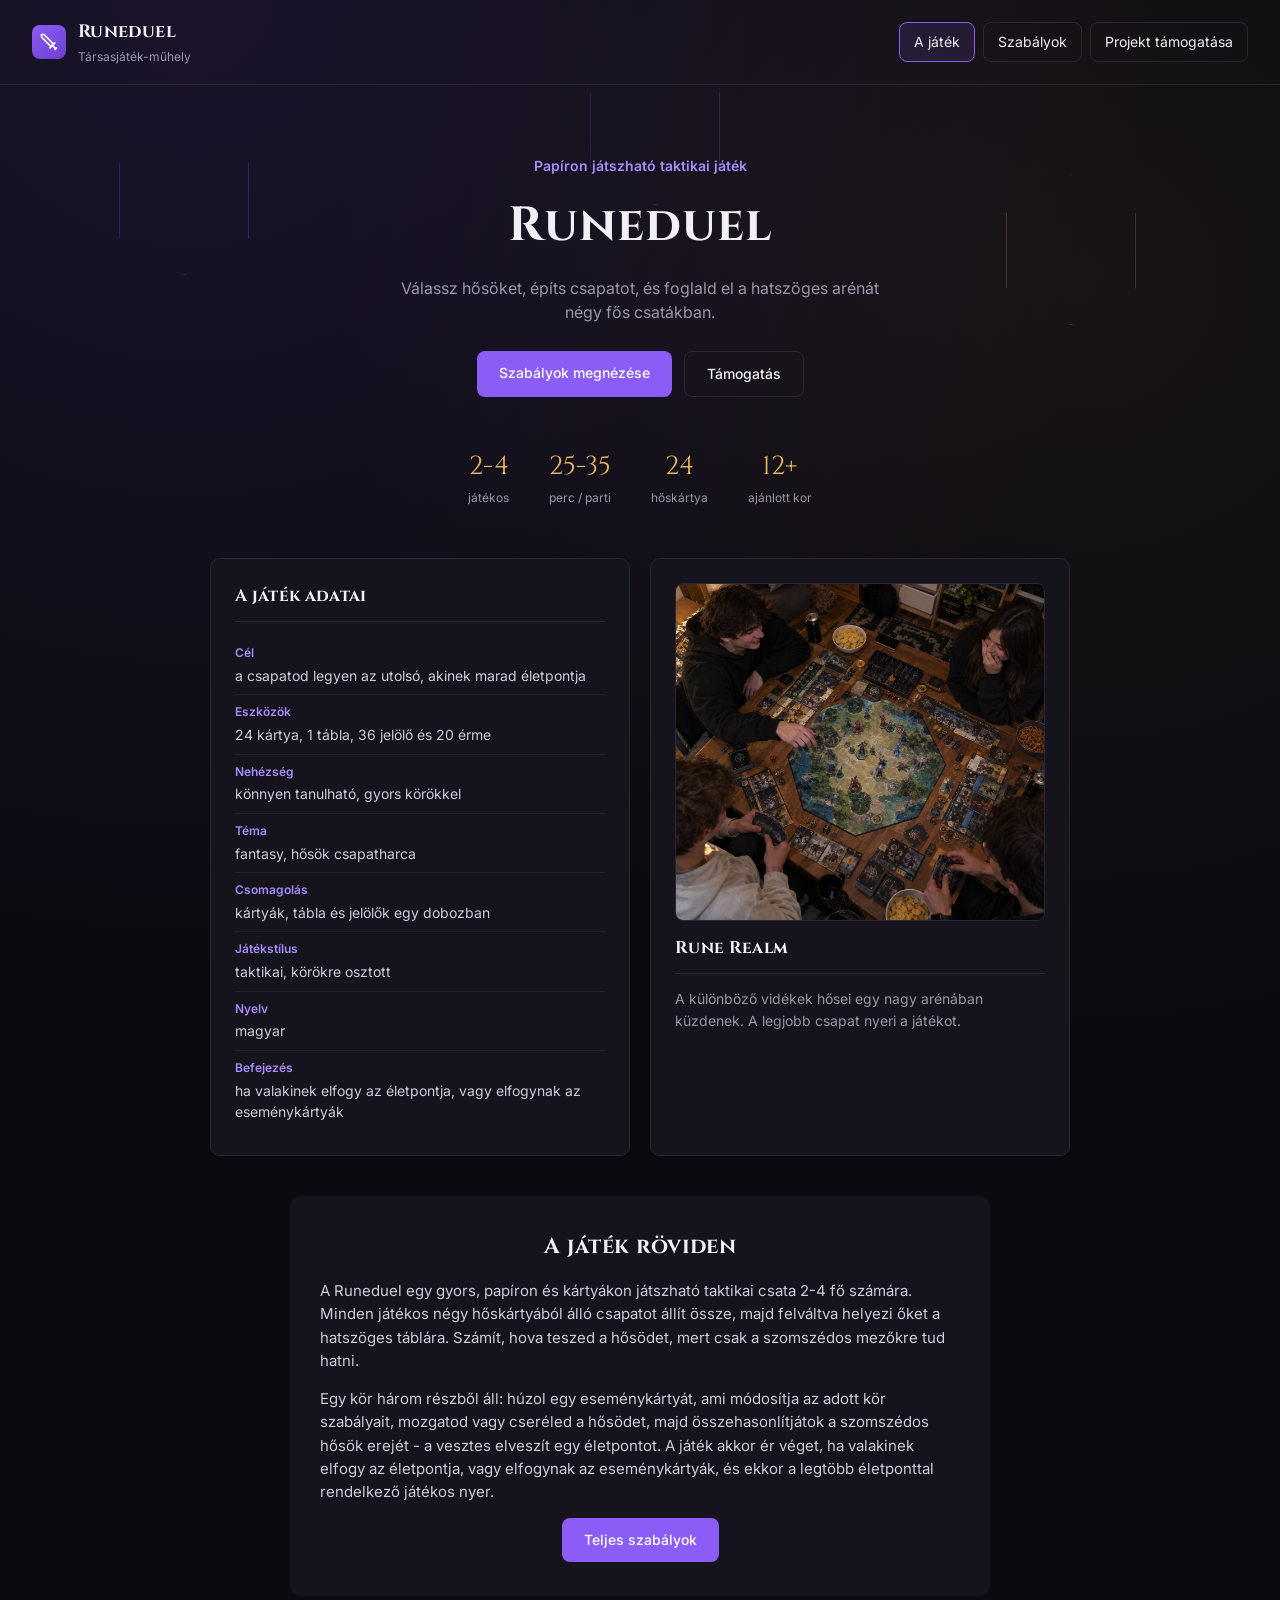
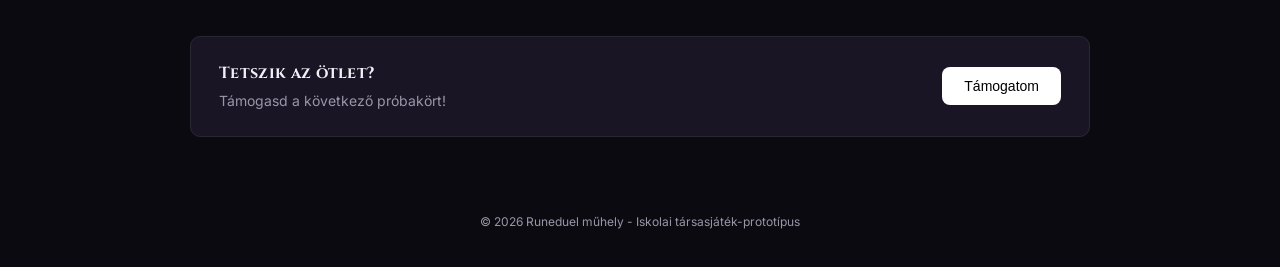
<file: index.html>
<!DOCTYPE html>
<html lang="hu">
<head>
<meta charset="UTF-8">
<meta name="viewport" content="width=device-width, initial-scale=1">
<title>Runeduel</title>
<link rel="preconnect" href="https://fonts.googleapis.com">
<link rel="preconnect" href="https://fonts.gstatic.com" crossorigin>
<link href="https://fonts.googleapis.com/css2?family=Cinzel:wght@600;700&family=Inter:wght@400;500;600&display=swap" rel="stylesheet">
<link rel="stylesheet" href="style.css">
</head>
<body>

<header>
  <div class="logo">
    <svg width="34" height="34" viewBox="0 0 24 24" fill="none" stroke="white" stroke-width="2" stroke-linecap="round" stroke-linejoin="round">
      <path d="M14.5 17.5L3 6V3h3l11.5 11.5"/>
      <path d="M13 19l6-6"/>
      <path d="M16 16l4 4"/>
      <path d="M19 21l2-2"/>
    </svg>
    <div>
      <h2>Runeduel</h2>
      <p>Társasjáték-műhely</p>
    </div>
  </div>

  <nav class="navsav">
    <a href="index.html" class="aktiv">A játék</a>
    <a href="szabalyok.html">Szabályok</a>
    <a href="#tamogatas">Projekt támogatása</a>
  </nav>
</header>

<main>

  <section class="hero">
    <div class="hex-dekor" aria-hidden="true">
      <span class="hex"></span>
      <span class="hex"></span>
      <span class="hex"></span>
    </div>
    <p class="eyebrow">Papíron játszható taktikai játék</p>
    <h1>Runeduel</h1>
    <p class="hero-szoveg">Válassz hősöket, építs csapatot, és foglald el a hatszöges arénát négy fős csatákban.</p>
    <div class="hero-gombok">
      <a href="szabalyok.html" class="gomb">Szabályok megnézése</a>
      <a href="#tamogatas" class="gomb-szel">Támogatás</a>
    </div>
  </section>

  <section class="statsav">
    <div class="stat">
      <span class="stat-szam">2-4</span>
      <span class="stat-cimke">játékos</span>
    </div>
    <div class="stat">
      <span class="stat-szam">25-35</span>
      <span class="stat-cimke">perc / parti</span>
    </div>
    <div class="stat">
      <span class="stat-szam">24</span>
      <span class="stat-cimke">hőskártya</span>
    </div>
    <div class="stat">
      <span class="stat-szam">12+</span>
      <span class="stat-cimke">ajánlott kor</span>
    </div>
  </section>

  <section class="grid">
    <div class="box">
      <h3>A játék adatai</h3>
      <ul class="adatlista">
        <li><span>Cél</span>a csapatod legyen az utolsó, akinek marad életpontja</li>
        <li><span>Eszközök</span>24 kártya, 1 tábla, 36 jelölő és 20 érme</li>
        <li><span>Nehézség</span>könnyen tanulható, gyors körökkel</li>
        <li><span>Téma</span>fantasy, hősök csapatharca</li>
        <li><span>Csomagolás</span>kártyák, tábla és jelölők egy dobozban</li>
        <li><span>Játékstílus</span>taktikai, körökre osztott</li>
        <li><span>Nyelv</span>magyar</li>
        <li><span>Befejezés</span>ha valakinek elfogy az életpontja, vagy elfogynak az eseménykártyák</li>
      </ul>
    </div>

    <div class="box box-kep">
      <img src="rune-realm.png" alt="Rune Realm" class="kep">
      <h3>Rune Realm</h3>
      <p>A különböző vidékek hősei egy nagy arénában küzdenek. A legjobb csapat nyeri a játékot.</p>
    </div>
  </section>

  <section class="rovid">
    <h2>A játék röviden</h2>
    <p>
      A Runeduel egy gyors, papíron és kártyákon játszható taktikai csata 2-4 fő számára. Minden
      játékos négy hőskártyából álló csapatot állít össze, majd felváltva helyezi őket a hatszöges
      táblára. Számít, hova teszed a hősödet, mert csak a szomszédos mezőkre tud hatni.
    </p>
    <p>
      Egy kör három részből áll: húzol egy eseménykártyát, ami módosítja az adott kör szabályait,
      mozgatod vagy cseréled a hősödet, majd összehasonlítjátok a szomszédos hősök erejét - a
      vesztes elveszít egy életpontot. A játék akkor ér véget, ha valakinek elfogy az életpontja,
      vagy elfogynak az eseménykártyák, és ekkor a legtöbb életponttal rendelkező játékos nyer.
    </p>
    <a href="szabalyok.html" class="gomb">Teljes szabályok</a>
  </section>

</main>

<section class="tamogatas" id="tamogatas">
  <div>
    <h3>Tetszik az ötlet?</h3>
    <p>Támogasd a következő próbakört!</p>
  </div>
  <button class="gomb2" onclick="window.location.href='https://www.kickstarter.com/'">Támogatom</button>
</section>

<footer>
  <p>&copy; 2026 Runeduel műhely - Iskolai társasjáték-prototípus</p>
</footer>

</body>
</html>
</file>
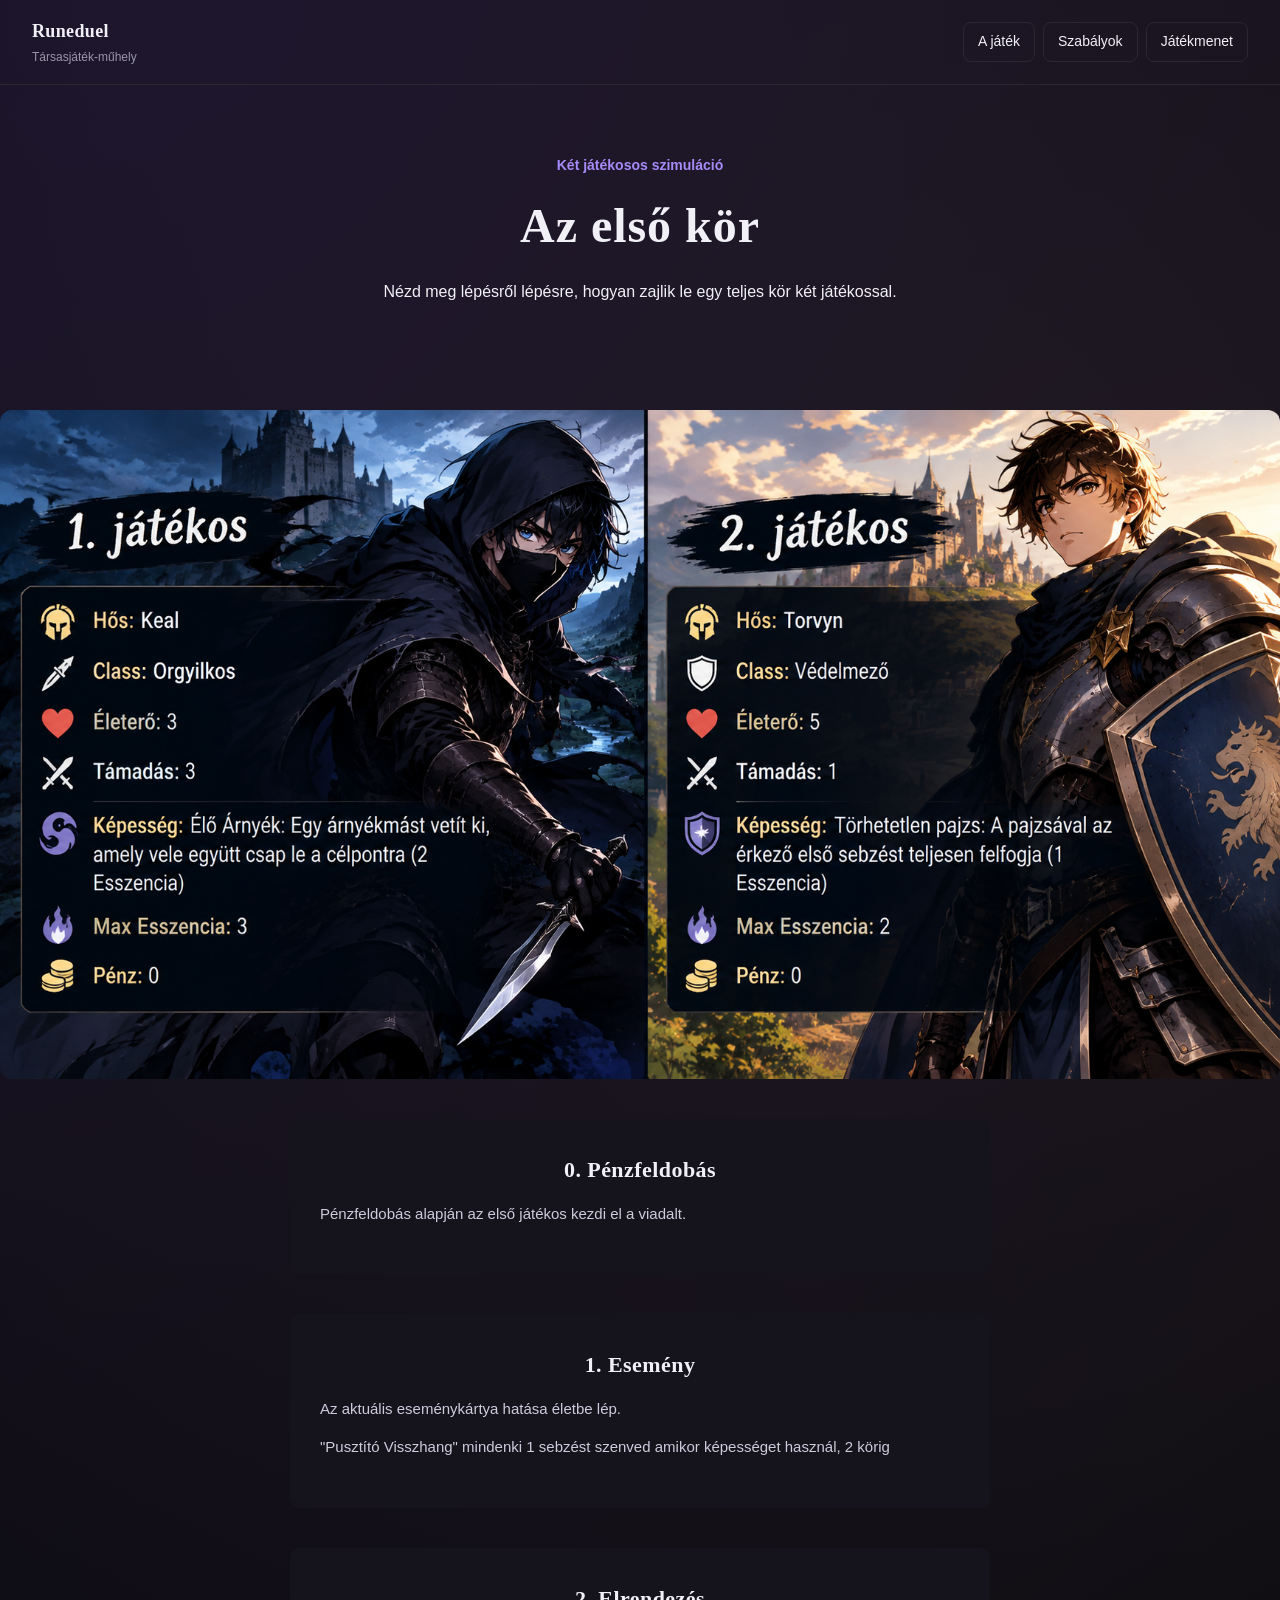
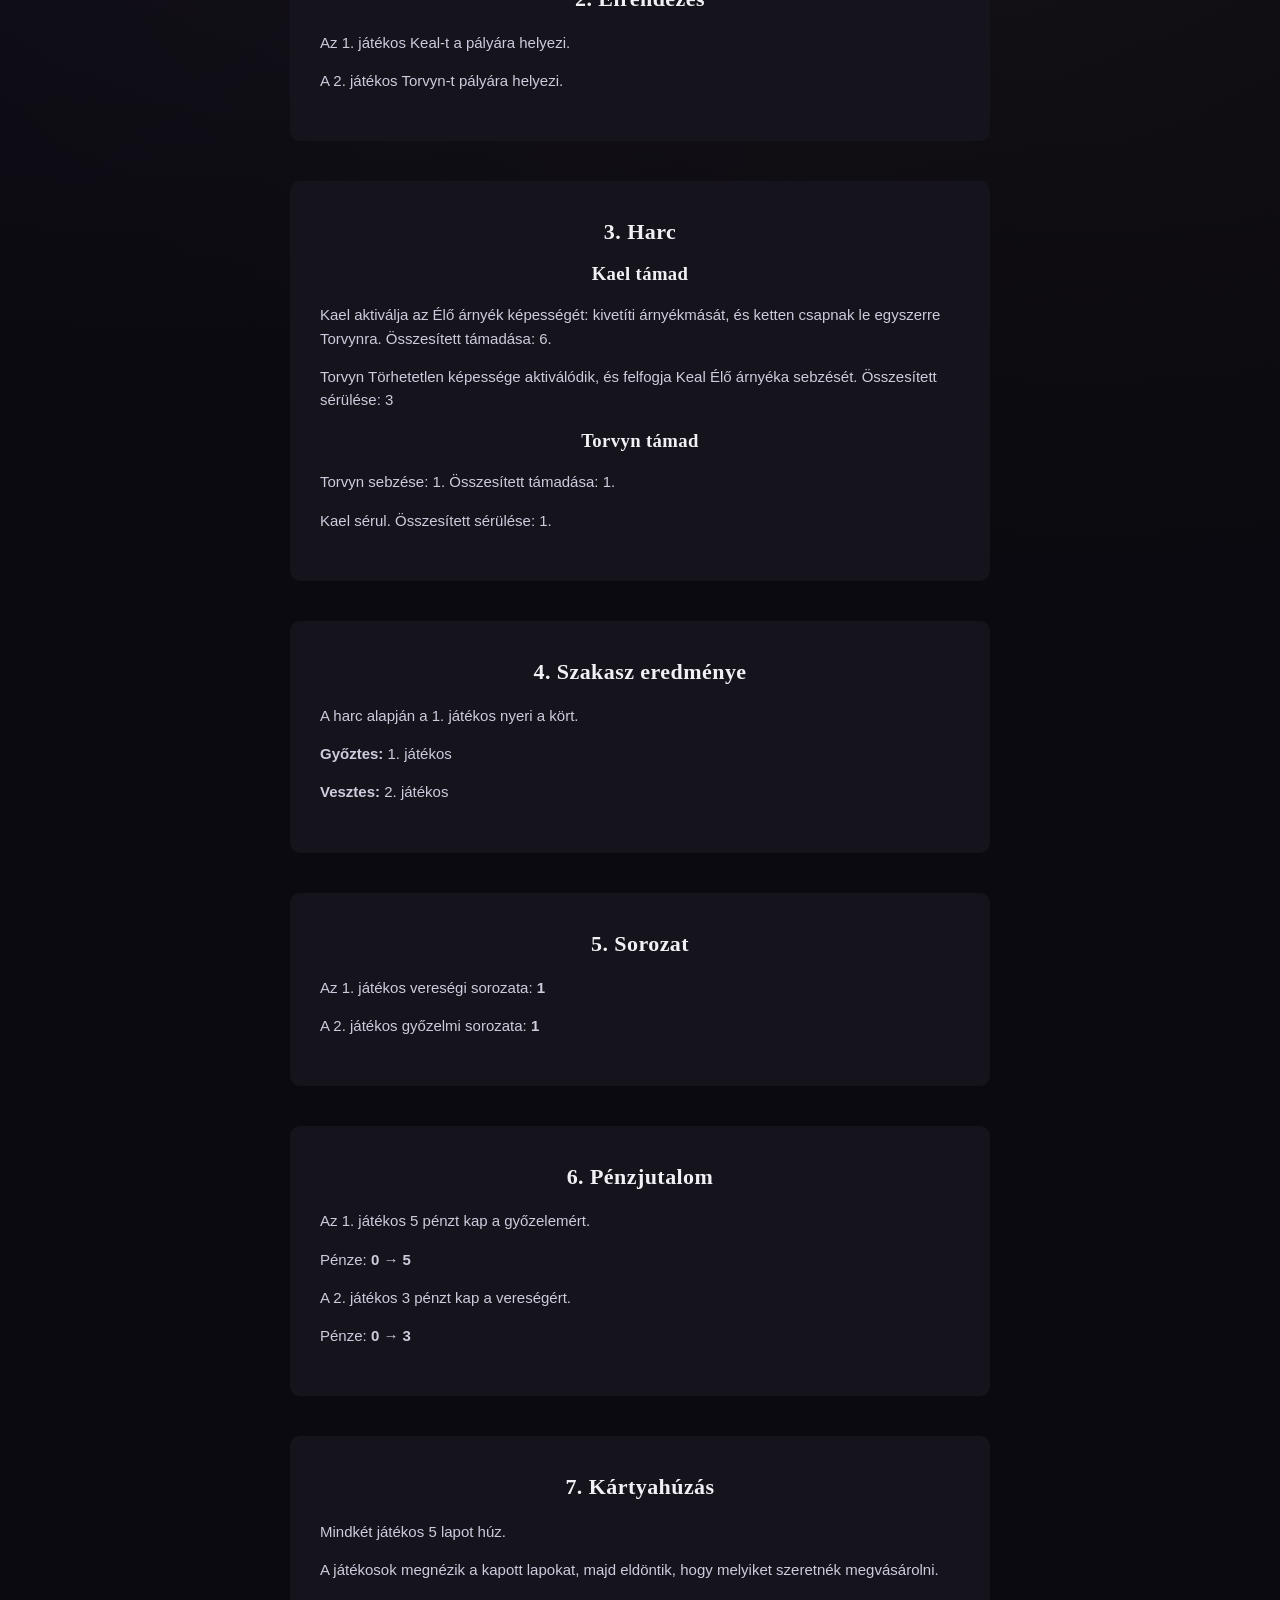
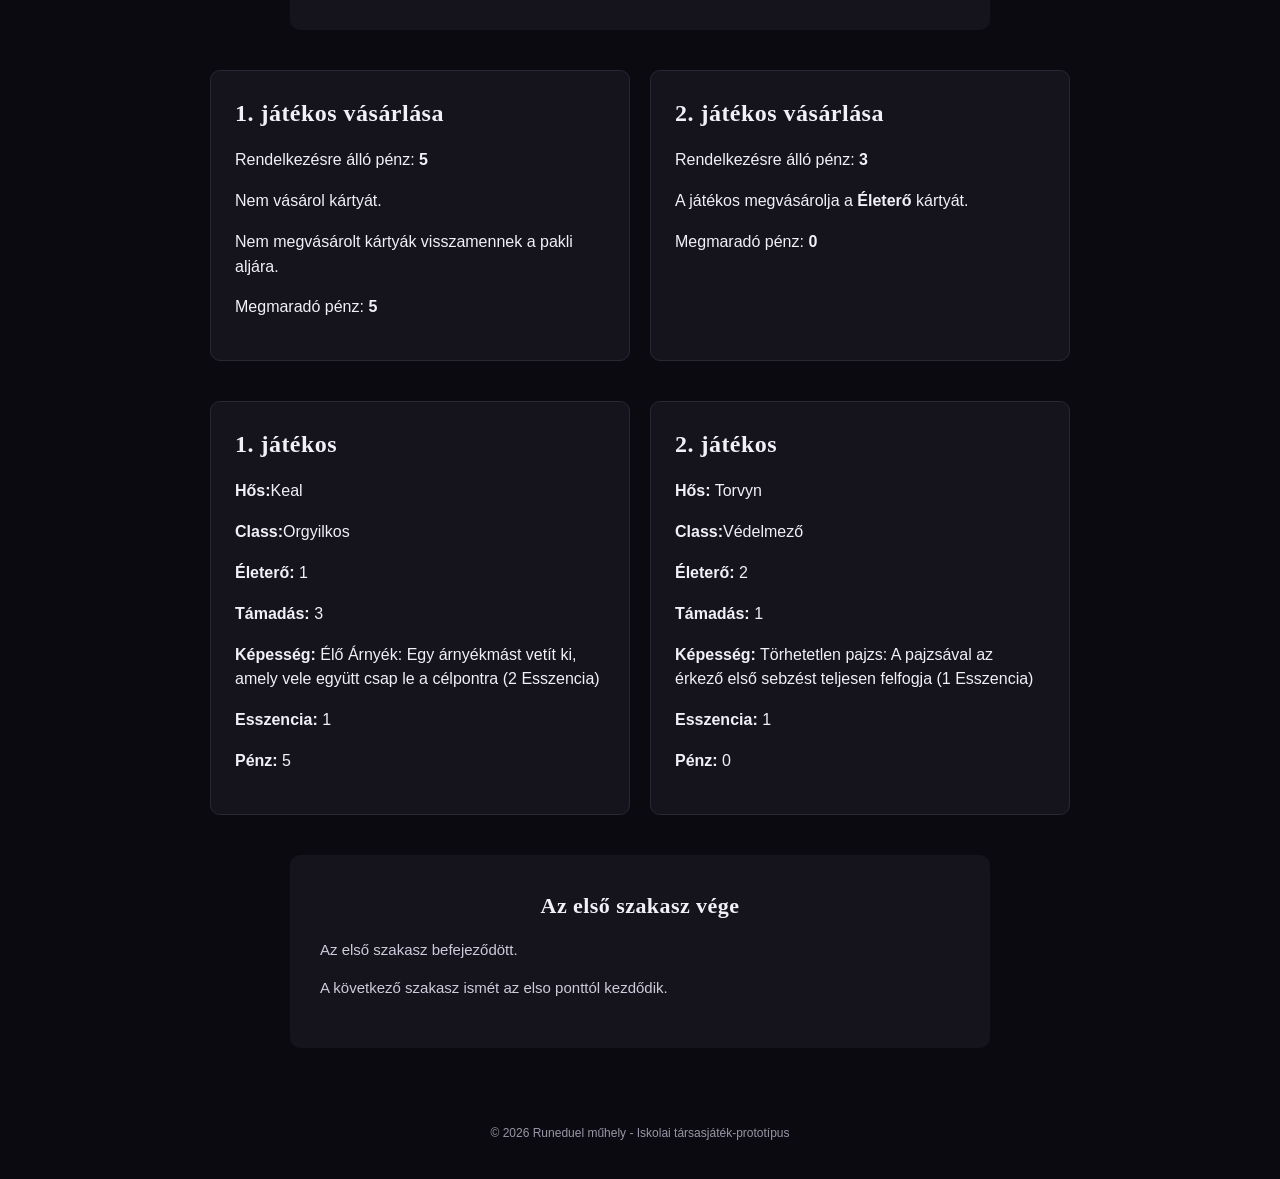
<file: Jatek.html>
<!DOCTYPE html>
<html lang="hu">

<head>
    <meta charset="UTF-8">
    <title>Runeduel - Játékmenet</title>
    <link rel="stylesheet" href="style.css">
</head>

<body>

<header>

    <div class="logo">
        <div>
            <h2>Runeduel</h2>
            <p>Társasjáték-műhely</p>
        </div>
    </div>

    <nav class="navsav">
        <a href="index.html">A játék</a>
        <a href="szabalyok.html">Szabályok</a>
        <a href="jatek.html">Játékmenet</a>
    </nav>

</header>


<main>



    <section class="hero">

        <p class="eyebrow">
            Két játékosos szimuláció
        </p>

        <h1>Az első kör</h1>

        <p>
            Nézd meg lépésről lépésre, hogyan zajlik le egy teljes kör
            két játékossal.
        </p>

    </section>



<section class="jatekos-kep">

    <img src="kealtorvyn.png" alt="Keal és Torvyn">

</section>


<section class="rovid">

        <h2>0. Pénzfeldobás</h2>

        <p>
           Pénzfeldobás alapján az első játékos kezdi el a viadalt. 
        </p>

    </section>


    <section class="rovid">

        <h2>1. Esemény</h2>

        <p>
            Az aktuális eseménykártya hatása életbe lép.
        </p>

        <p>
            "Pusztító Visszhang" mindenki 1 sebzést szenved amikor képességet használ, 2 körig
        </p>

    </section>




    <section class="rovid">

        <h2>2. Elrendezés</h2>

        <p>
            Az 1. játékos Keal-t a pályára helyezi.
        </p>

        <p>
            A 2. játékos Torvyn-t pályára helyezi.
        </p>

    </section>




    <section class="rovid">

        <h2>3. Harc</h2>

        <h3>Kael támad</h3>

        <p>
            Kael aktiválja az Élő árnyék képességét: kivetíti árnyékmását, és ketten csapnak le egyszerre Torvynra. Összesített támadása: 6.
        </p>

        <p>
            Torvyn Törhetetlen képessége aktiválódik, és felfogja Keal Élő árnyéka sebzését. Összesített sérülése: 3
        </p>

        <h3>Torvyn támad</h3>

        <p>
            Torvyn sebzése: 1. Összesített támadása: 1.
        </p>

        <p>
            Kael sérul. Összesített sérülése: 1.
        </p>

    </section>




    <section class="rovid">

        <h2>4. Szakasz eredménye</h2>

        <p>
            A harc alapján a 1. játékos nyeri a kört.
        </p>

        <p>
            <strong>Győztes:</strong> 1. játékos
        </p>

        <p>
            <strong>Vesztes:</strong> 2. játékos
        </p>

    </section>




    <section class="rovid">

        <h2>5. Sorozat</h2>

        <p>
            Az 1. játékos vereségi sorozata:
            <strong>1</strong>
        </p>

        <p>
            A 2. játékos győzelmi sorozata:
            <strong>1</strong>
        </p>

    </section>




    <section class="rovid">

        <h2>6. Pénzjutalom</h2>

        <p>
            Az 1. játékos 5 pénzt kap a győzelemért.
        </p>

        <p>
            Pénze: <strong>0 → 5</strong>
        </p>

        <p>
            A 2. játékos 3 pénzt kap a vereségért.
        </p>

        <p>
            Pénze: <strong>0 → 3</strong>
        </p>

    </section>




    <section class="rovid">

        <h2>7. Kártyahúzás</h2>

        <p>
            Mindkét játékos 5 lapot húz.
        </p>

        <p>
            A játékosok megnézik a kapott lapokat,
            majd eldöntik, hogy melyiket szeretnék megvásárolni.
        </p>

    </section>




    <section class="grid">

        <div class="box">

            <h2>1. játékos vásárlása</h2>

            <p>
                Rendelkezésre álló pénz:
                <strong>5</strong>
            </p>

            <p>
                Nem vásárol kártyát.
            </p>

            <p>
                Nem megvásárolt kártyák visszamennek a pakli aljára.
            </p>

            <p>
                Megmaradó pénz:
                <strong>5</strong>
            </p>

        </div>


        <div class="box">

            <h2>2. játékos vásárlása</h2>

            <p>
                Rendelkezésre álló pénz:
                <strong>3</strong>
            </p>

            <p>
                A játékos megvásárolja a
                <strong>Életerő</strong> kártyát.
            </p>

            <p>
                Megmaradó pénz:
                <strong>0</strong>
            </p>

        </div>

    </section>

    <section class="grid">

        <div class="box">

            <h2>1. játékos</h2>

            <p><strong>Hős:</strong>Keal</p>
            <p><strong>Class:</strong>Orgyilkos</p>
            <p><strong>Életerő:</strong> 1</p>
            <p><strong>Támadás:</strong> 3</p>
            <p><strong>Képesség:</strong> Élő Árnyék: Egy árnyékmást vetít ki, amely vele együtt csap le a célpontra (2 Esszencia)</p>
            <p><strong>Esszencia:</strong> 1</p>
            <p><strong>Pénz:</strong> 5</p>

        </div>


        <div class="box">

            <h2>2. játékos</h2>

            <p><strong>Hős:</strong> Torvyn</p>
            <p><strong>Class:</strong>Védelmező</p>
            <p><strong>Életerő:</strong> 2</p>
            <p><strong>Támadás:</strong> 1</p>
            <p><strong>Képesség:</strong> Törhetetlen pajzs: A pajzsával az érkező első sebzést teljesen felfogja (1 Esszencia)</p>
            <p><strong>Esszencia:</strong> 1</p>
            <p><strong>Pénz:</strong> 0</p>

        </div>

    </section>



    <section class="rovid">

        <h2>Az első szakasz vége</h2>

        <p>
            Az első szakasz befejeződött.
        </p>

        <p>
            A következő szakasz ismét az elso ponttól kezdődik.
        </p>

    </section>

</main>


<footer>

    <p>
        © 2026 Runeduel műhely - Iskolai társasjáték-prototípus
    </p>

</footer>

</body>

</html>
</file>
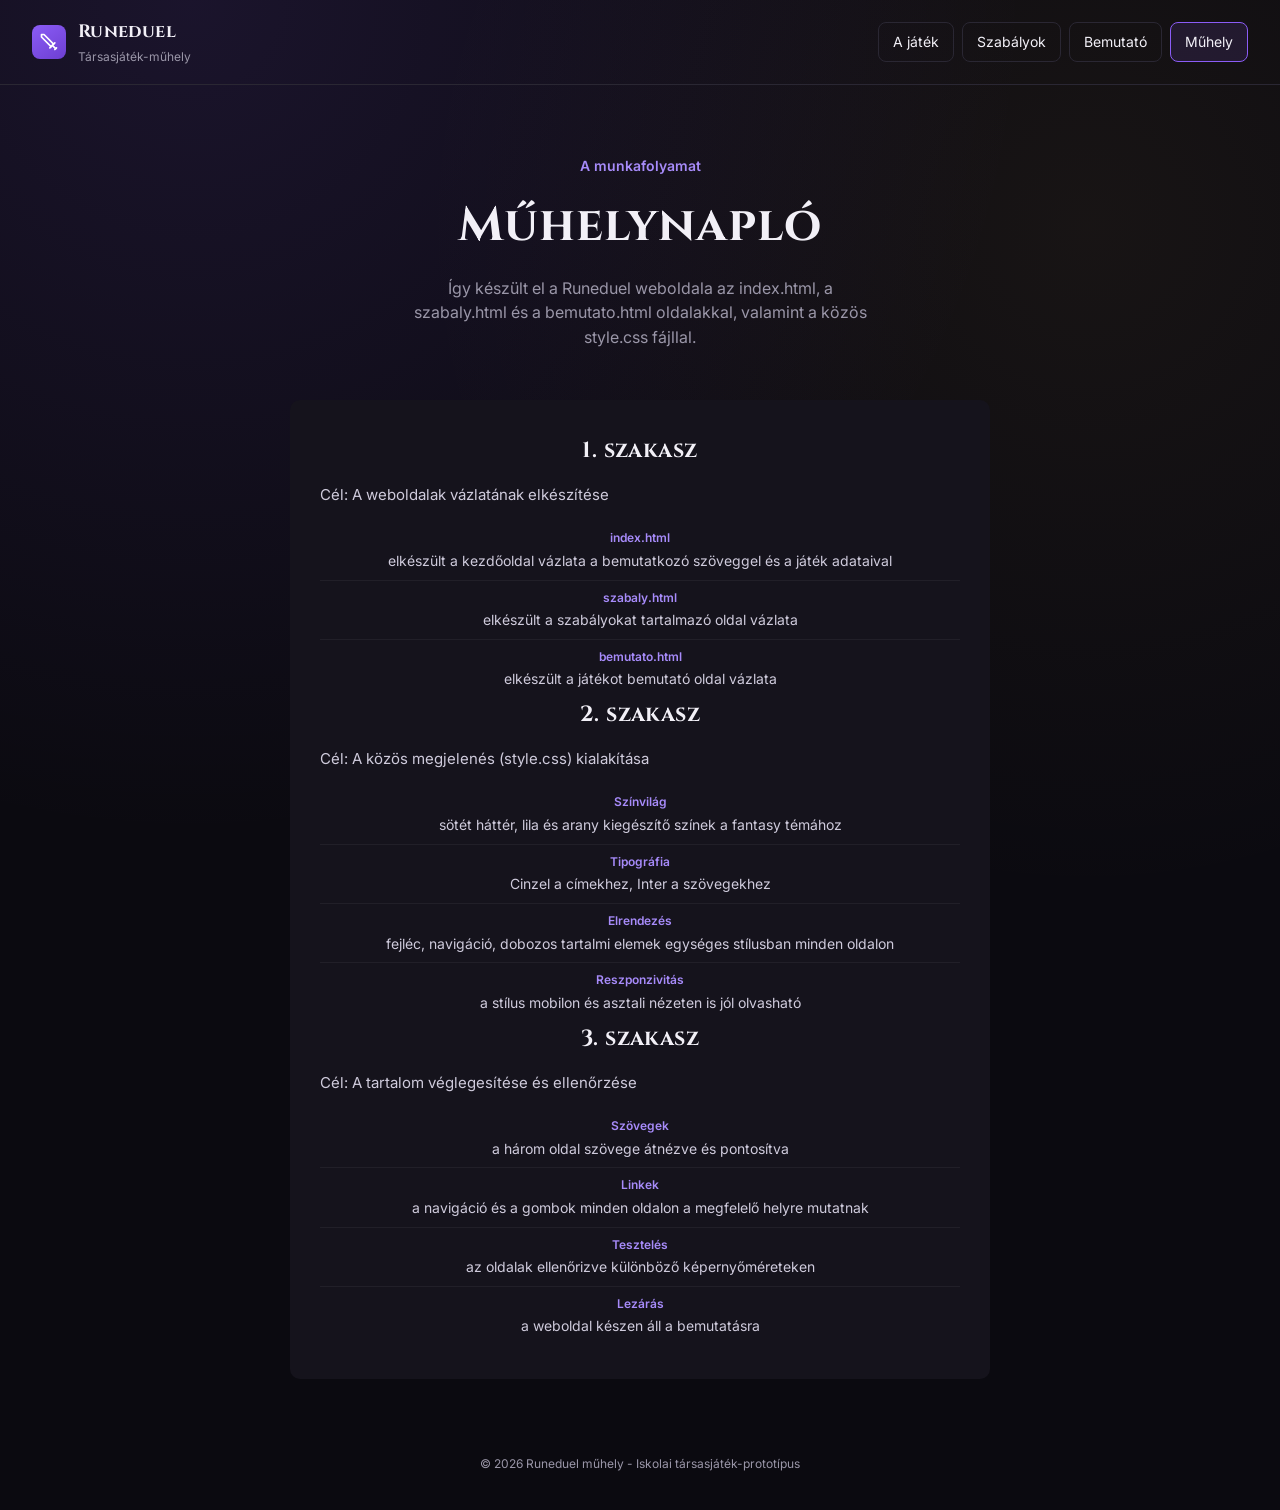
<file: muhely.html>
<!DOCTYPE html>
<html lang="hu">
<head>
<meta charset="UTF-8">
<meta name="viewport" content="width=device-width, initial-scale=1">
<title>Runeduel - Műhely</title>
<link rel="preconnect" href="https://fonts.googleapis.com">
<link rel="preconnect" href="https://fonts.gstatic.com" crossorigin>
<link href="https://fonts.googleapis.com/css2?family=Cinzel:wght@600;700&family=Inter:wght@400;500;600&display=swap" rel="stylesheet">
<link rel="stylesheet" href="style.css">
</head>
<body>

<header>
  <div class="logo">
    <svg width="34" height="34" viewBox="0 0 24 24" fill="none" stroke="white" stroke-width="2" stroke-linecap="round" stroke-linejoin="round">
      <path d="M14.5 17.5L3 6V3h3l11.5 11.5"/>
      <path d="M13 19l6-6"/>
      <path d="M16 16l4 4"/>
      <path d="M19 21l2-2"/>
    </svg>
    <div>
      <h2>Runeduel</h2>
      <p>Társasjáték-műhely</p>
    </div>
  </div>

  <nav class="navsav">
    <a href="index.html">A játék</a>
    <a href="szabaly.html">Szabályok</a>
    <a href="bemutato.html">Bemutató</a>
    <a href="muhely.html" class="aktiv">Műhely</a>
  </nav>
</header>

<main>

  <section class="hero">
    <p class="eyebrow">A munkafolyamat</p>
    <h1>Műhelynapló</h1>
    <p class="hero-szoveg">Így készült el a Runeduel weboldala az index.html, a szabaly.html és a bemutato.html oldalakkal, valamint a közös style.css fájllal.</p>
  </section>

  <section class="rovid szakaszok">

    <div class="szakasz">
      <h2>1. szakasz</h2>
      <p class="szakasz-cel"><span>Cél:</span> A weboldalak vázlatának elkészítése</p>
      <ul class="adatlista">
        <li><span>index.html</span>elkészült a kezdőoldal vázlata a bemutatkozó szöveggel és a játék adataival</li>
        <li><span>szabaly.html</span>elkészült a szabályokat tartalmazó oldal vázlata</li>
        <li><span>bemutato.html</span>elkészült a játékot bemutató oldal vázlata</li>
      </ul>
    </div>

    <div class="szakasz">
      <h2>2. szakasz</h2>
      <p class="szakasz-cel"><span>Cél:</span> A közös megjelenés (style.css) kialakítása</p>
      <ul class="adatlista">
        <li><span>Színvilág</span>sötét háttér, lila és arany kiegészítő színek a fantasy témához</li>
        <li><span>Tipográfia</span>Cinzel a címekhez, Inter a szövegekhez</li>
        <li><span>Elrendezés</span>fejléc, navigáció, dobozos tartalmi elemek egységes stílusban minden oldalon</li>
        <li><span>Reszponzivitás</span>a stílus mobilon és asztali nézeten is jól olvasható</li>
      </ul>
    </div>

    <div class="szakasz">
      <h2>3. szakasz</h2>
      <p class="szakasz-cel"><span>Cél:</span> A tartalom véglegesítése és ellenőrzése</p>
      <ul class="adatlista">
        <li><span>Szövegek</span>a három oldal szövege átnézve és pontosítva</li>
        <li><span>Linkek</span>a navigáció és a gombok minden oldalon a megfelelő helyre mutatnak</li>
        <li><span>Tesztelés</span>az oldalak ellenőrizve különböző képernyőméreteken</li>
        <li><span>Lezárás</span>a weboldal készen áll a bemutatásra</li>
      </ul>
    </div>

  </section>

</main>

<footer>
  <p>&copy; 2026 Runeduel műhely - Iskolai társasjáték-prototípus</p>
</footer>

</body>
</html>
</file>
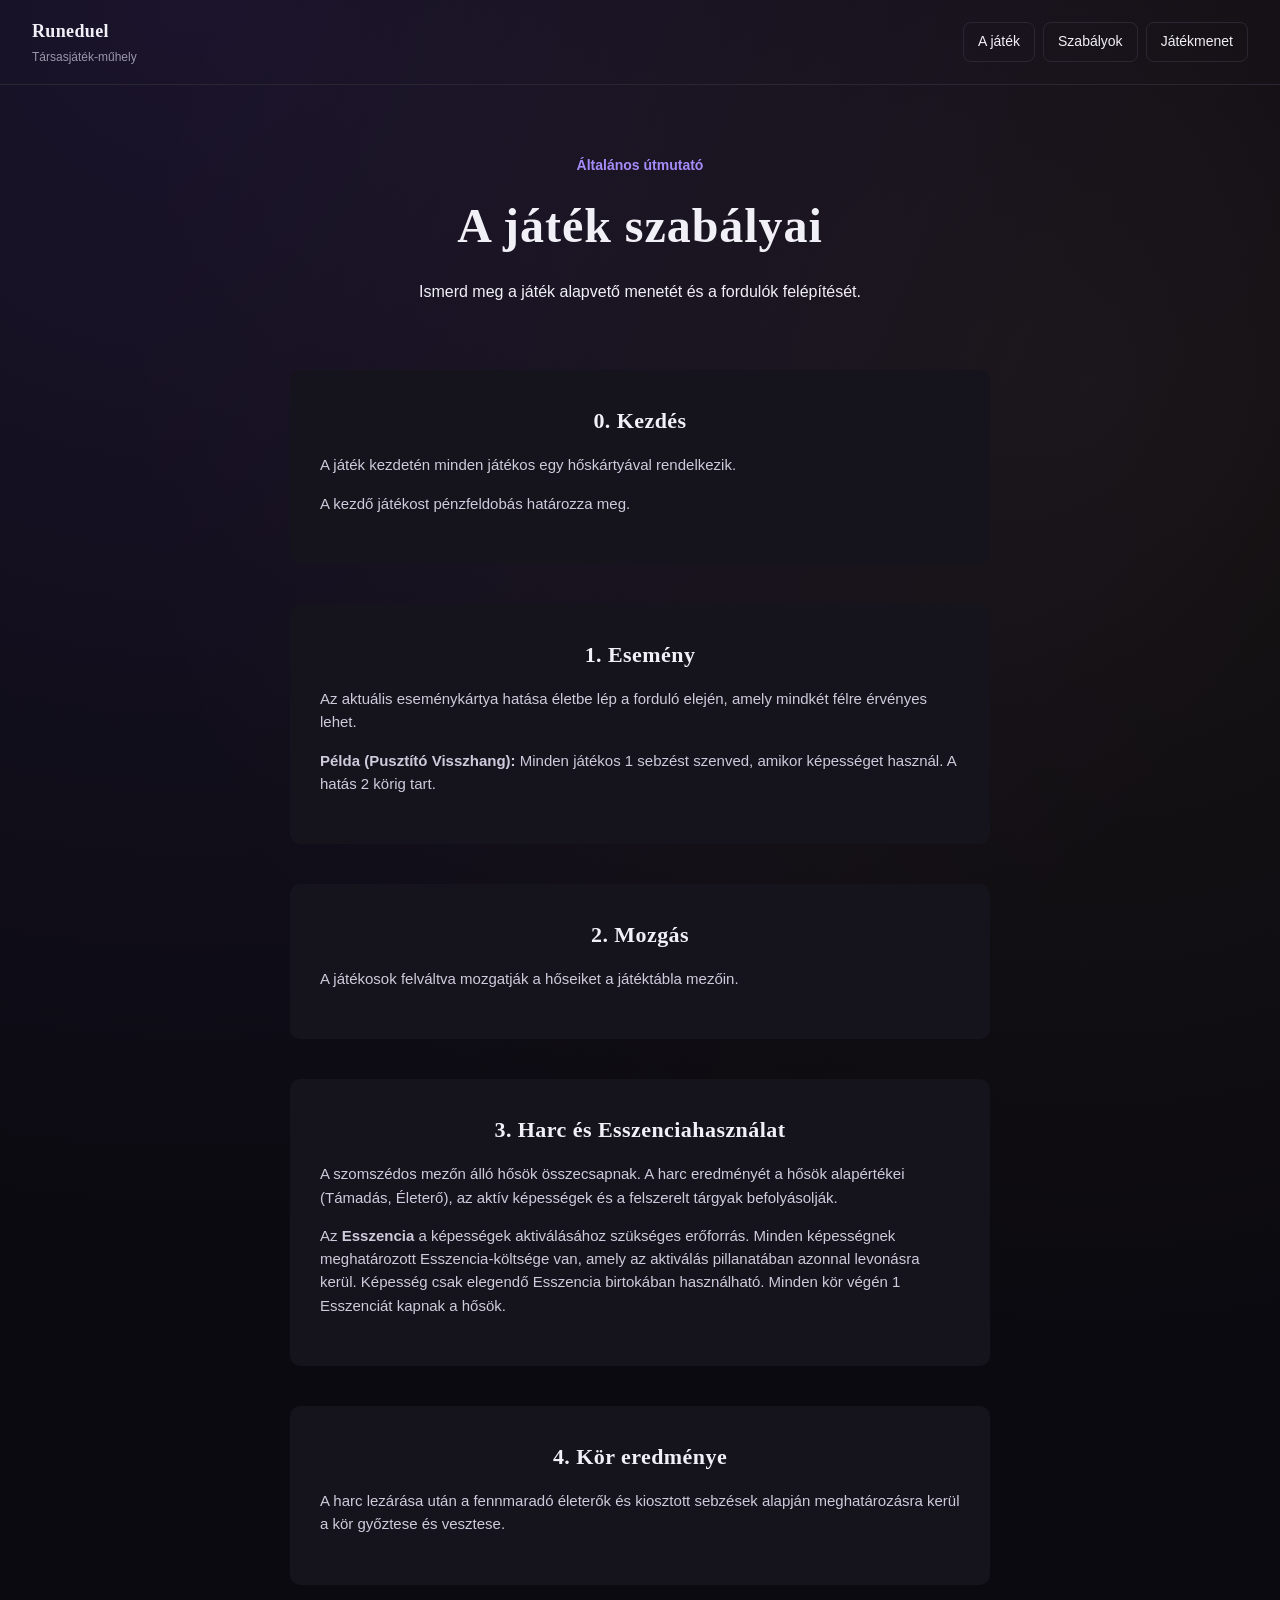
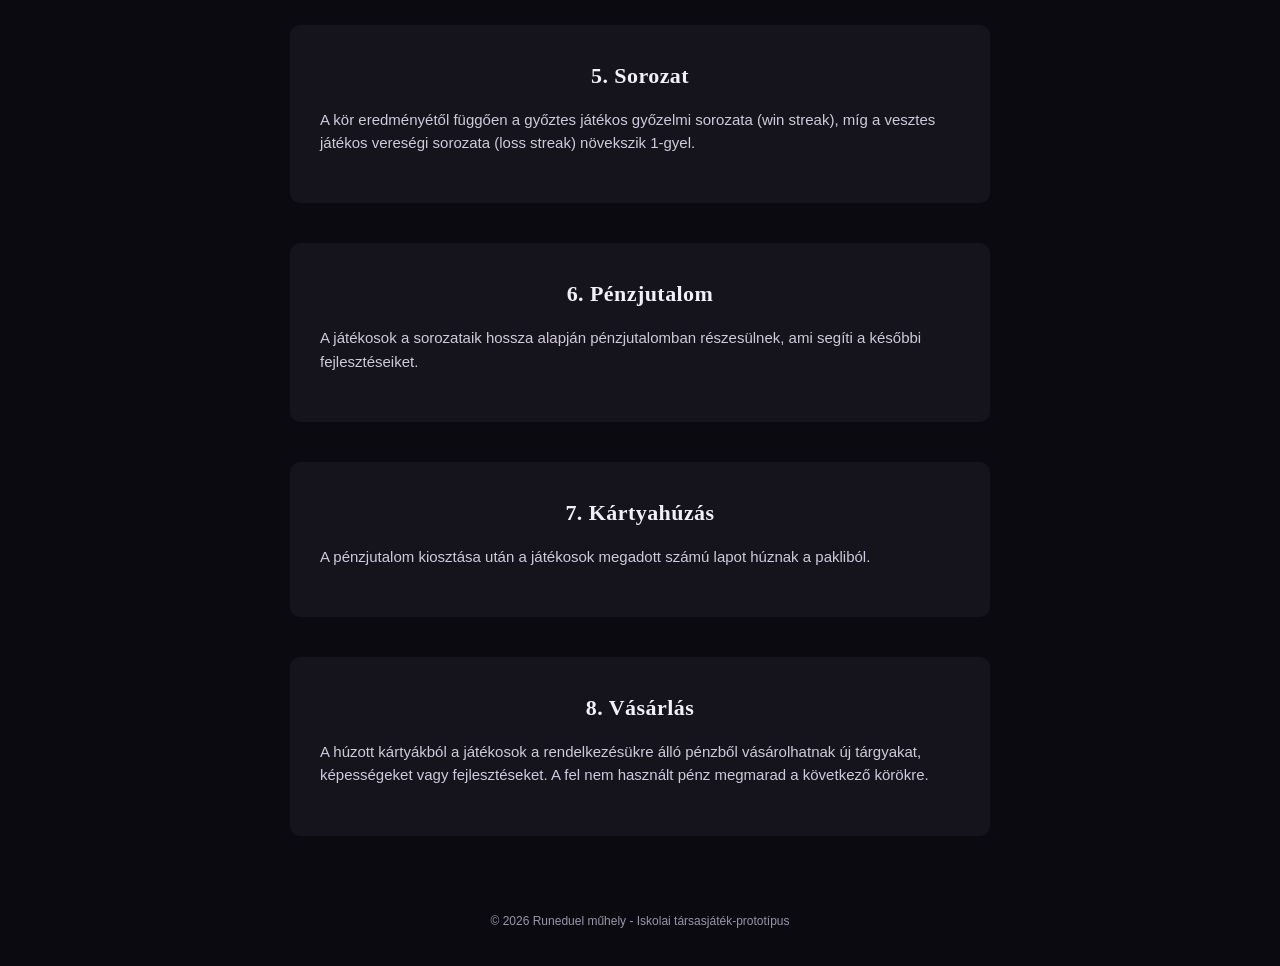
<file: szabalyok.html>
<!DOCTYPE html>
<html lang="hu">

<head>
    <meta charset="UTF-8">
    <title>Runeduel - Szabályok</title>
    <link rel="stylesheet" href="style.css">
</head>

<body>

<header>

    <div class="logo">
        <div>
            <h2>Runeduel</h2>
            <p>Társasjáték-műhely</p>
        </div>
    </div>

    <nav class="navsav">
        <a href="index.html">A játék</a>
        <a href="szabalyok.html">Szabályok</a>
        <a href="jatek.html">Játékmenet</a>
    </nav>

</header>


<main>

    <section class="hero">

        <p class="eyebrow">
            Általános útmutató
        </p>

        <h1>A játék szabályai</h1>

        <p>
            Ismerd meg a játék alapvető menetét és a fordulók felépítését.
        </p>

    </section>


    <section class="rovid">

        <h2>0. Kezdés</h2>

        <p>
            A játék kezdetén minden játékos egy hőskártyával rendelkezik.
        </p>

        <p>
            A kezdő játékost pénzfeldobás határozza meg.
        </p>

    </section>


    <section class="rovid">

        <h2>1. Esemény</h2>

        <p>
            Az aktuális eseménykártya hatása életbe lép a forduló elején, amely mindkét félre érvényes lehet.
        </p>

        <p>
            <strong>Példa (Pusztító Visszhang):</strong>
            Minden játékos 1 sebzést szenved, amikor képességet használ. A hatás 2 körig tart.
        </p>

    </section>


    <section class="rovid">

        <h2>2. Mozgás</h2>

        <p>
            A játékosok felváltva mozgatják a hőseiket a játéktábla mezőin.
        </p>

    </section>


    <section class="rovid">

        <h2>3. Harc és Esszenciahasználat</h2>

        <p>
            A szomszédos mezőn álló hősök összecsapnak. A harc eredményét a hősök alapértékei (Támadás, Életerő), az aktív képességek és a felszerelt tárgyak befolyásolják.
        </p>

        <p>
            Az <strong>Esszencia</strong> a képességek aktiválásához szükséges erőforrás. Minden képességnek meghatározott Esszencia-költsége van, amely az aktiválás pillanatában azonnal levonásra kerül. Képesség csak elegendő Esszencia birtokában használható. Minden kör végén 1 Esszenciát kapnak a hősök.
        </p>

    </section>


    <section class="rovid">

        <h2>4. Kör eredménye</h2>

        <p>
            A harc lezárása után a fennmaradó életerők és kiosztott sebzések alapján meghatározásra kerül a kör győztese és vesztese.
        </p>

    </section>


    <section class="rovid">

        <h2>5. Sorozat</h2>

        <p>
            A kör eredményétől függően a győztes játékos győzelmi sorozata (win streak), míg a vesztes játékos vereségi sorozata (loss streak) növekszik 1-gyel.
        </p>

    </section>


    <section class="rovid">

        <h2>6. Pénzjutalom</h2>

        <p>
            A játékosok a sorozataik hossza alapján pénzjutalomban részesülnek, ami segíti a későbbi fejlesztéseiket.
        </p>

    </section>


    <section class="rovid">

        <h2>7. Kártyahúzás</h2>

        <p>
            A pénzjutalom kiosztása után a játékosok megadott számú lapot húznak a pakliból.
        </p>

    </section>


    <section class="rovid">

        <h2>8. Vásárlás</h2>

        <p>
            A húzott kártyákból a játékosok a rendelkezésükre álló pénzből vásárolhatnak új tárgyakat, képességeket vagy fejlesztéseket. A fel nem használt pénz megmarad a következő körökre.
        </p>

    </section>

</main>


<footer>

    <p>
        © 2026 Runeduel műhely - Iskolai társasjáték-prototípus
    </p>

</footer>

</body>

</html>
</file>
<file: style.css>
:root {
  --bg: #0b0a10;
  --bg-panel: #15131c;
  --bg-panel-2: #1a1524;
  --line: #2a2733;
  --purple: #8b5cf6;
  --purple-light: #a78bfa;
  --amber: #e8b95f;
  --text: #f2f0f7;
  --text-dim: #9a96a8;
}

* {
  box-sizing: border-box;
}

body {
  background-color: var(--bg);
  background-image:
    radial-gradient(circle at 15% 0%, rgba(139, 92, 246, 0.12), transparent 45%),
    radial-gradient(circle at 85% 15%, rgba(232, 185, 95, 0.06), transparent 40%);
  color: var(--text);
  font-family: 'Inter', Arial, sans-serif;
  margin: 0;
  line-height: 1.55;
}

h1, h2, h3 {
  font-family: 'Cinzel', serif;
  letter-spacing: 0.02em;
  margin: 0 0 10px;
}

/* fejléc */

header {
  display: flex;
  justify-content: space-between;
  align-items: center;
  padding: 18px 32px;
  border-bottom: 1px solid var(--line);
}

.logo {
  display: flex;
  align-items: center;
  gap: 12px;
}

.logo svg {
  background: linear-gradient(145deg, var(--purple), #6d3fd1);
  border-radius: 8px;
  padding: 7px;
  flex-shrink: 0;
}

.logo h2 {
  margin: 0;
  font-size: 18px;
}

.logo p {
  margin: 2px 0 0;
  font-size: 12px;
  color: var(--text-dim);
}

.navsav {
  display: flex;
  gap: 8px;
}

.navsav a {
  color: var(--text);
  text-decoration: none;
  font-size: 14px;
  padding: 8px 14px;
  border-radius: 8px;
  border: 1px solid var(--line);
  transition: border-color 0.15s ease, background-color 0.15s ease;
}

.navsav a:hover,
.navsav a.aktiv {
  border-color: var(--purple);
  background-color: rgba(139, 92, 246, 0.12);
}



.hero {
  position: relative;
  text-align: center;
  padding: 70px 20px 50px;
  overflow: hidden;
}

.hex-dekor {
  position: absolute;
  inset: 0;
  z-index: 0;
  pointer-events: none;
}

.hex {
  position: absolute;
  width: 130px;
  height: 150px;
  clip-path: polygon(50% 0%, 100% 25%, 100% 75%, 50% 100%, 0% 75%, 0% 25%);
  border: 1px solid rgba(139, 92, 246, 0.25);
}

.hex:nth-child(1) { top: -30px; left: 8%; }
.hex:nth-child(2) { top: 20px; right: 10%; border-color: rgba(232, 185, 95, 0.2); }
.hex:nth-child(3) { bottom: -50px; left: 46%; }

.hero > * {
  position: relative;
  z-index: 1;
}

.eyebrow {
  color: var(--purple-light);
  font-weight: 600;
  font-size: 14px;
  margin: 0;
}

.hero h1 {
  font-size: 48px;
  margin: 12px 0;
}

.hero-szoveg {
  max-width: 480px;
  margin: 0 auto;
  color: var(--text-dim);
  font-size: 16px;
}

.hero-gombok {
  display: flex;
  justify-content: center;
  gap: 12px;
  margin-top: 26px;
}

.gomb {
  display: inline-block;
  background-color: var(--purple);
  color: white;
  text-decoration: none;
  font-weight: 500;
  font-size: 14px;
  padding: 11px 22px;
  border-radius: 8px;
  transition: background-color 0.15s ease;
}

.gomb:hover {
  background-color: var(--purple-light);
}

.gomb-szel {
  display: inline-block;
  color: var(--text);
  text-decoration: none;
  font-weight: 500;
  font-size: 14px;
  padding: 11px 22px;
  border-radius: 8px;
  border: 1px solid var(--line);
  transition: border-color 0.15s ease;
}

.gomb-szel:hover {
  border-color: var(--purple-light);
}



.statsav {
  display: flex;
  justify-content: center;
  gap: 40px;
  max-width: 800px;
  margin: 0 auto 50px;
  padding: 0 20px;
  flex-wrap: wrap;
}

.stat {
  display: flex;
  flex-direction: column;
  align-items: center;
  text-align: center;
}

.stat-szam {
  font-family: 'Cinzel', serif;
  font-size: 26px;
  color: var(--amber);
}

.stat-cimke {
  font-size: 12px;
  color: var(--text-dim);
  margin-top: 2px;
}

/* fő tartalom dobozok */

.grid {
  display: flex;
  gap: 20px;
  max-width: 900px;
  margin: 0 auto 40px;
  padding: 0 20px;
  align-items: stretch;
}

.box {
  background-color: var(--bg-panel);
  border: 1px solid var(--line);
  border-radius: 10px;
  padding: 24px;
  flex: 1;
}

.box h3 {
  font-size: 17px;
  border-bottom: 1px solid var(--line);
  padding-bottom: 12px;
  margin-bottom: 14px;
}

.adatlista {
  list-style: none;
  margin: 0;
  padding: 0;
  font-size: 14px;
  color: #cfcbdc;
}

.adatlista li {
  padding: 8px 0;
  border-bottom: 1px solid rgba(255, 255, 255, 0.05);
}

.adatlista li:last-child {
  border-bottom: none;
}

.adatlista span {
  display: block;
  color: var(--purple-light);
  font-weight: 600;
  font-size: 12px;
  margin-bottom: 2px;
}

.box-kep {
  display: flex;
  flex-direction: column;
}

.kep {
  width: 100%;
  border-radius: 8px;
  margin-bottom: 14px;
  border: 1px solid var(--line);
}

.box-kep p {
  color: var(--text-dim);
  font-size: 14px;
  margin: 0;
}

/* rövid leírás */

.rovid {
  max-width: 700px;
  margin: 0 auto 40px;
  padding: 34px 30px;
  background-color: var(--bg-panel);
  border-radius: 10px;
  text-align: center;
}

.rovid h2 {
  font-size: 22px;
}

.rovid p {
  text-align: left;
  color: #cfcbdc;
  font-size: 15px;
}

/* támogatás sáv */

.tamogatas {
  display: flex;
  justify-content: space-between;
  align-items: center;
  gap: 20px;
  max-width: 900px;
  margin: 0 auto 40px;
  padding: 24px 28px;
  background-color: var(--bg-panel-2);
  border-radius: 10px;
  border: 1px solid var(--line);
  flex-wrap: wrap;
}

.tamogatas h3 {
  font-size: 16px;
  margin-bottom: 4px;
}

.tamogatas p {
  margin: 0;
  color: var(--text-dim);
  font-size: 14px;
}

.gomb2 {
  background-color: white;
  color: black;
  border: none;
  font-weight: 500;
  font-size: 14px;
  padding: 11px 22px;
  border-radius: 8px;
  cursor: pointer;
  transition: background-color 0.15s ease, color 0.15s ease;
}

.gomb2:hover {
  background-color: var(--purple-light);
  color: white;
}

footer {
  text-align: center;
  padding: 24px;
  color: var(--text-dim);
  font-size: 12px;
}

/* mobil */

@media (max-width: 640px) {
  header {
    flex-direction: column;
    gap: 14px;
  }
  .hero h1 {
    font-size: 34px;
  }
  .grid {
    flex-direction: column;
  }
  .statsav {
    gap: 24px;
  }
}

.jatekos-kep {
    width: 100%;
    margin: 40px 0;
    display: flex;
    justify-content: center;
}

.jatekos-kep img {
    width: 100%;
    max-width: 1400px;
    height: auto;
    display: block;
    border-radius: 12px;
}
</file>
